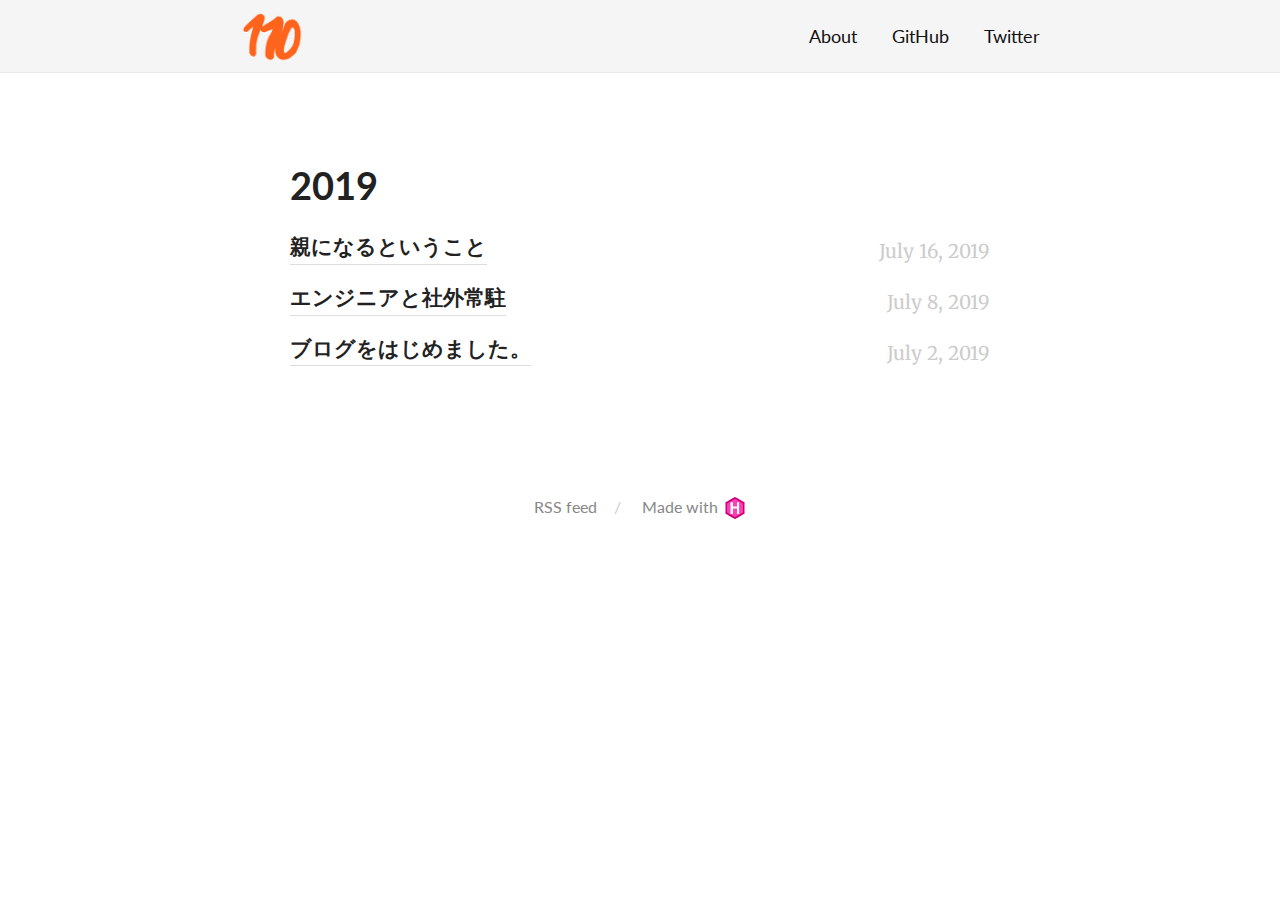
<file: index.html>
<!DOCTYPE html>
<html lang="ja">
  <head>
    <meta charset="utf-8">
<meta name="viewport" content="width=device-width, initial-scale=1.0">
<meta name="generator" content="Hugo 0.55.6" />


<title>1101001 1110011 1101000 1101111</title>
<meta property="og:title" content="1101001 1110011 1101000 1101111">
<meta property="og:type" content="website">


  <link href='https://zetton110.github.io/blog/favicon.ico' rel='icon' type='image/x-icon'/>



<meta property="description" content="">





<link href="https://zetton110.github.io/blog/index.xml" rel="alternate" type="application/rss+xml" title="1101001 1110011 1101000 1101111" />


<link rel="icon" href="https://zetton110.github.io/blog/images/favicon.ico" type="image/x-icon"/>
<link rel="stylesheet" href="https://zetton110.github.io/blog/css/main.css" media="all">
<link rel="stylesheet" href="//fonts.googleapis.com/css?family=Merriweather:400|Lato:400,400italic,700">

  </head>
  <body>
    <div class="wrapper">
      <header class="header">
        <nav class="nav">
  <a href="https://zetton110.github.io/blog/" class="nav-logo">
    <img src="https://zetton110.github.io/blog/images/logo.png" 
         width="50" 
         height="50" 
         alt="Logo">
  </a>

  <ul class="nav-links">
    
    <li><a href="https://zetton110.github.io/blog/about/">About</a></li>
    
    <li><a href="https://github.com/zetton110">GitHub</a></li>
    
    <li><a href="https://twitter.com/iWZZuV28Opxz37b">Twitter</a></li>
    
  </ul>
</nav>

      </header>


<main class="content" role="main">

  <div class="archive">
    
    <h2 class="archive-title">2019</h2>
    
    <article class="archive-item">
      <a href="https://zetton110.github.io/blog/2019/07/16/%E8%A6%AA%E3%81%AB%E3%81%AA%E3%82%8B%E3%81%A8%E3%81%84%E3%81%86%E3%81%93%E3%81%A8/" class="archive-item-link">親になるということ</a>
      <span class="archive-item-date">
        July 16, 2019
      </span>
    </article>
    
    <article class="archive-item">
      <a href="https://zetton110.github.io/blog/2019/07/08/%E3%82%A8%E3%83%B3%E3%82%B8%E3%83%8B%E3%82%A2%E3%81%A8%E7%A4%BE%E5%A4%96%E5%B8%B8%E9%A7%90/" class="archive-item-link">エンジニアと社外常駐</a>
      <span class="archive-item-date">
        July 8, 2019
      </span>
    </article>
    
    <article class="archive-item">
      <a href="https://zetton110.github.io/blog/2019/07/02/%E3%83%96%E3%83%AD%E3%82%B0%E3%82%92%E3%81%AF%E3%81%98%E3%82%81%E3%81%BE%E3%81%97%E3%81%9F/" class="archive-item-link">ブログをはじめました。</a>
      <span class="archive-item-date">
        July 2, 2019
      </span>
    </article>
    
    
  </div>

</main>

      <footer class="footer">
        <ul class="footer-links">
          <li>
            <a href="https://zetton110.github.io/blog/index.xml" type="application/rss+xml" target="_blank">RSS feed</a>
          </li>
          <li>
            <a href="https://gohugo.io/" class="footer-links-kudos">Made with <img src="https://zetton110.github.io/blog/images/hugo-logo.png" width="22" height="22"></a>
          </li>
        </ul>
      </footer>

    </div>

    
  </body>
</html>
</file>
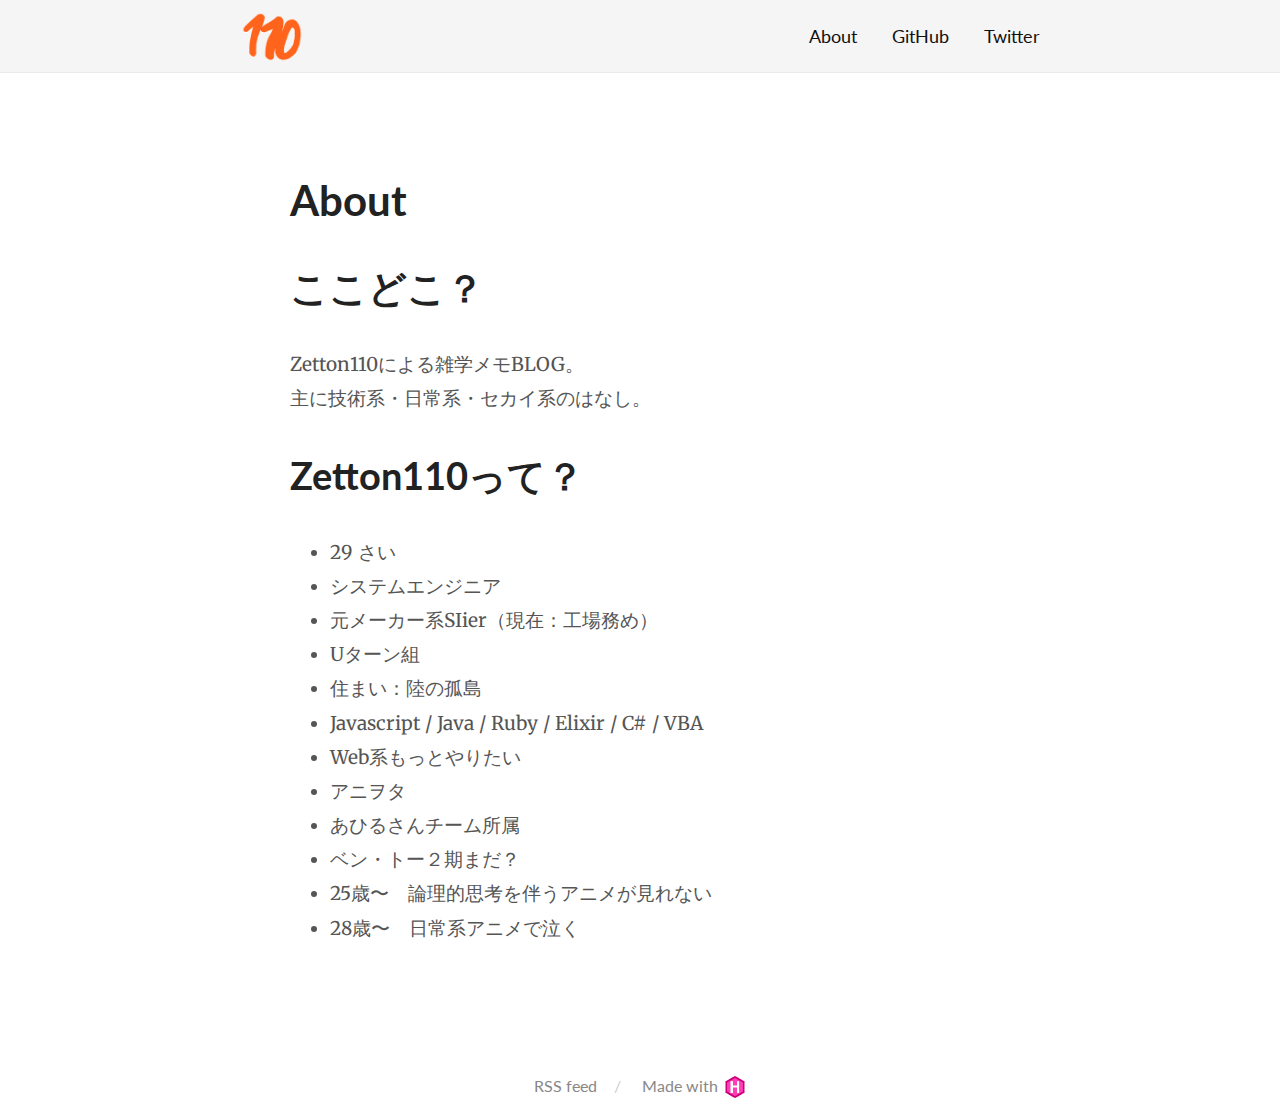
<file: about/index.html>
<!DOCTYPE html>
<html lang="ja">
  <head>
    <meta charset="utf-8">
<meta name="viewport" content="width=device-width, initial-scale=1.0">
<meta name="generator" content="Hugo 0.55.6" />


<title>About - 1101001 1110011 1101000 1101111</title>
<meta property="og:title" content="About - 1101001 1110011 1101000 1101111">


  <link href='https://zetton110.github.io/blog/favicon.ico' rel='icon' type='image/x-icon'/>



  






<link rel="icon" href="https://zetton110.github.io/blog/images/favicon.ico" type="image/x-icon"/>
<link rel="stylesheet" href="https://zetton110.github.io/blog/css/main.css" media="all">
<link rel="stylesheet" href="//fonts.googleapis.com/css?family=Merriweather:400|Lato:400,400italic,700">

  </head>
  <body>
    <div class="wrapper">
      <header class="header">
        <nav class="nav">
  <a href="https://zetton110.github.io/blog/" class="nav-logo">
    <img src="https://zetton110.github.io/blog/images/logo.png" 
         width="50" 
         height="50" 
         alt="Logo">
  </a>

  <ul class="nav-links">
    
    <li><a href="https://zetton110.github.io/blog/about/">About</a></li>
    
    <li><a href="https://github.com/zetton110">GitHub</a></li>
    
    <li><a href="https://twitter.com/iWZZuV28Opxz37b">Twitter</a></li>
    
  </ul>
</nav>

      </header>


<main class="content" role="main">

  <article class="article">
    

    <h1 class="article-title">About</h1>

    

    <div class="article-content">
      

<h1 id="ここどこ">ここどこ？</h1>

<p>Zetton110による雑学メモBLOG。<br />
主に技術系・日常系・セカイ系のはなし。</p>

<h1 id="zetton110って">Zetton110って？</h1>

<ul>
<li>29 さい</li>
<li>システムエンジニア</li>
<li>元メーカー系SIier（現在：工場務め）</li>
<li>Uターン組</li>
<li>住まい：陸の孤島</li>
<li>Javascript / Java / Ruby / Elixir / C# / VBA</li>
<li>Web系もっとやりたい</li>
<li>アニヲタ</li>
<li>あひるさんチーム所属</li>
<li>ベン・トー２期まだ？</li>
<li>25歳〜　論理的思考を伴うアニメが見れない</li>
<li>28歳〜　日常系アニメで泣く</li>
</ul>

    </div>
  </article>

  

</main>

      <footer class="footer">
        <ul class="footer-links">
          <li>
            <a href="https://zetton110.github.io/blog/index.xml" type="application/rss+xml" target="_blank">RSS feed</a>
          </li>
          <li>
            <a href="https://gohugo.io/" class="footer-links-kudos">Made with <img src="https://zetton110.github.io/blog/images/hugo-logo.png" width="22" height="22"></a>
          </li>
        </ul>
      </footer>

    </div>

    
  </body>
</html>
</file>
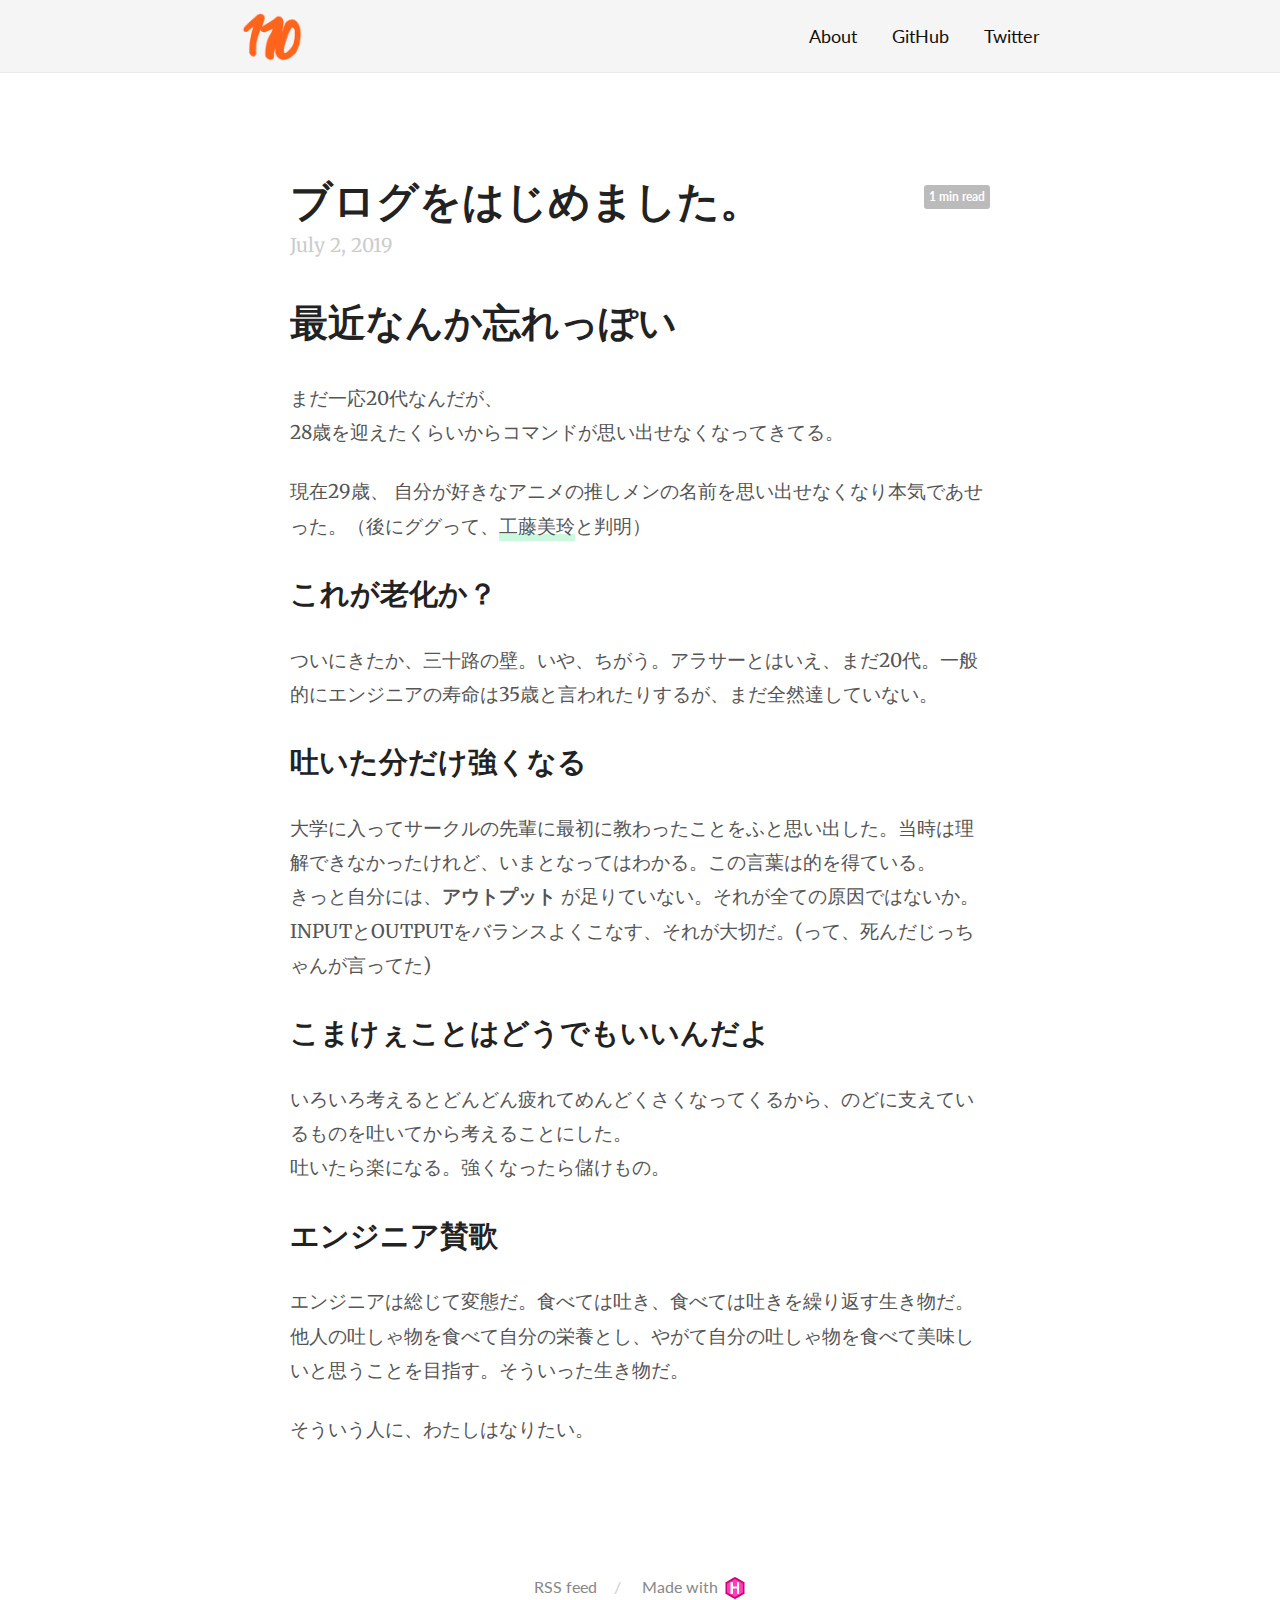
<file: 2019/07/02/ブログをはじめました/index.html>
<!DOCTYPE html>
<html lang="ja">
  <head>
    <meta charset="utf-8">
<meta name="viewport" content="width=device-width, initial-scale=1.0">
<meta name="generator" content="Hugo 0.55.6" />


<title>ブログをはじめました。 - 1101001 1110011 1101000 1101111</title>
<meta property="og:title" content="ブログをはじめました。 - 1101001 1110011 1101000 1101111">


  <link href='https://zetton110.github.io/blog/favicon.ico' rel='icon' type='image/x-icon'/>



  






<link rel="icon" href="https://zetton110.github.io/blog/images/favicon.ico" type="image/x-icon"/>
<link rel="stylesheet" href="https://zetton110.github.io/blog/css/main.css" media="all">
<link rel="stylesheet" href="//fonts.googleapis.com/css?family=Merriweather:400|Lato:400,400italic,700">

  </head>
  <body>
    <div class="wrapper">
      <header class="header">
        <nav class="nav">
  <a href="https://zetton110.github.io/blog/" class="nav-logo">
    <img src="https://zetton110.github.io/blog/images/logo.png" 
         width="50" 
         height="50" 
         alt="Logo">
  </a>

  <ul class="nav-links">
    
    <li><a href="https://zetton110.github.io/blog/about/">About</a></li>
    
    <li><a href="https://github.com/zetton110">GitHub</a></li>
    
    <li><a href="https://twitter.com/iWZZuV28Opxz37b">Twitter</a></li>
    
  </ul>
</nav>

      </header>


<main class="content" role="main">

  <article class="article">
    
    <span class="article-duration">1 min read</span>
    

    <h1 class="article-title">ブログをはじめました。</h1>

    
    <span class="article-date">July 2, 2019</span>
    

    <div class="article-content">
      

<h1 id="最近なんか忘れっぽい">最近なんか忘れっぽい</h1>

<p>まだ一応20代なんだが、<br />
28歳を迎えたくらいからコマンドが思い出せなくなってきてる。</p>

<p>現在29歳、  自分が好きなアニメの推しメンの名前を思い出せなくなり本気であせった。（後にググって、<a href="https://anibu.jp/20181105-ibnn-kudou-110940.html">工藤美玲</a>と判明）</p>

<h2 id="これが老化か">これが老化か？</h2>

<p>ついにきたか、三十路の壁。いや、ちがう。アラサーとはいえ、まだ20代。一般的にエンジニアの寿命は35歳と言われたりするが、まだ全然達していない。</p>

<h2 id="吐いた分だけ強くなる">吐いた分だけ強くなる</h2>

<p>大学に入ってサークルの先輩に最初に教わったことをふと思い出した。当時は理解できなかったけれど、いまとなってはわかる。この言葉は的を得ている。<br />
きっと自分には、<strong>アウトプット</strong> が足りていない。それが全ての原因ではないか。INPUTとOUTPUTをバランスよくこなす、それが大切だ。(って、死んだじっちゃんが言ってた)</p>

<h2 id="こまけぇことはどうでもいいんだよ">こまけぇことはどうでもいいんだよ</h2>

<p>いろいろ考えるとどんどん疲れてめんどくさくなってくるから、のどに支えているものを吐いてから考えることにした。<br />
吐いたら楽になる。強くなったら儲けもの。</p>

<h2 id="エンジニア賛歌">エンジニア賛歌</h2>

<p>エンジニアは総じて変態だ。食べては吐き、食べては吐きを繰り返す生き物だ。他人の吐しゃ物を食べて自分の栄養とし、やがて自分の吐しゃ物を食べて美味しいと思うことを目指す。そういった生き物だ。</p>

<p>そういう人に、わたしはなりたい。</p>

    </div>
  </article>

  

</main>

      <footer class="footer">
        <ul class="footer-links">
          <li>
            <a href="https://zetton110.github.io/blog/index.xml" type="application/rss+xml" target="_blank">RSS feed</a>
          </li>
          <li>
            <a href="https://gohugo.io/" class="footer-links-kudos">Made with <img src="https://zetton110.github.io/blog/images/hugo-logo.png" width="22" height="22"></a>
          </li>
        </ul>
      </footer>

    </div>

    
  </body>
</html>
</file>
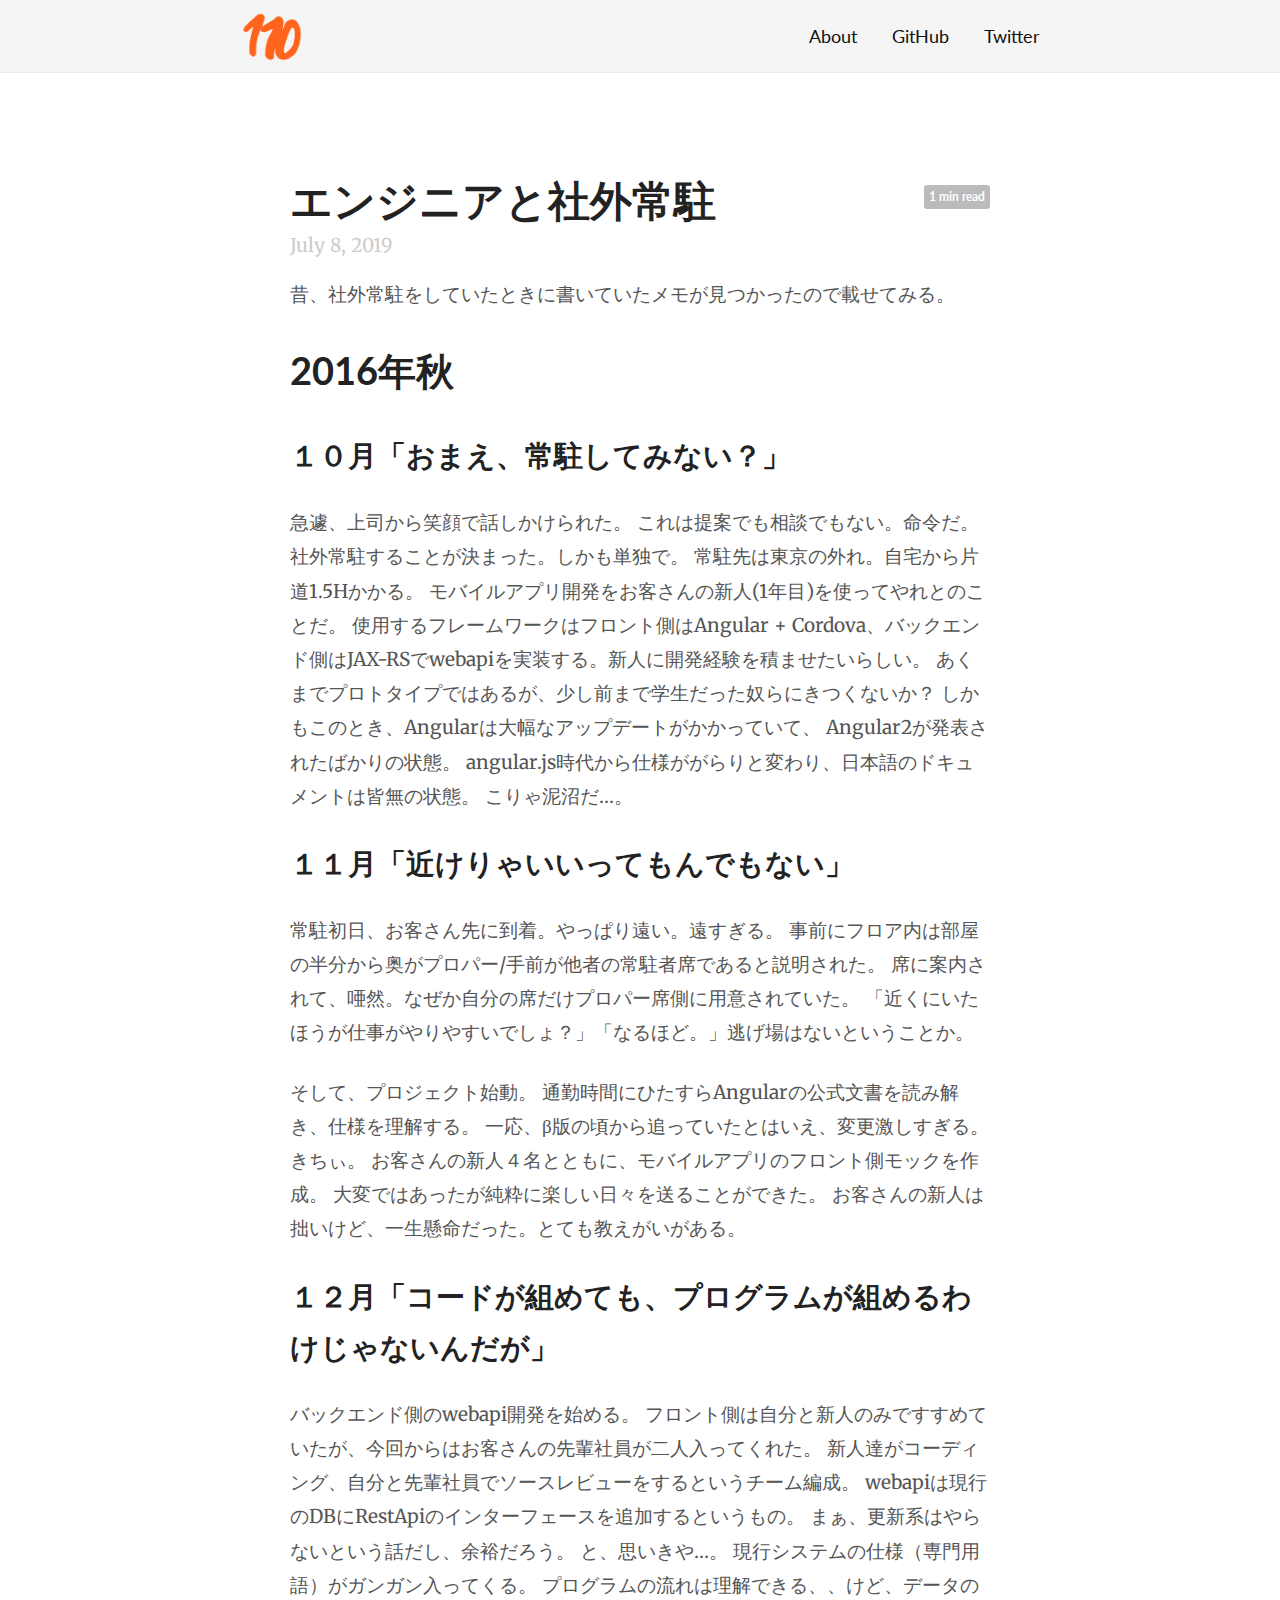
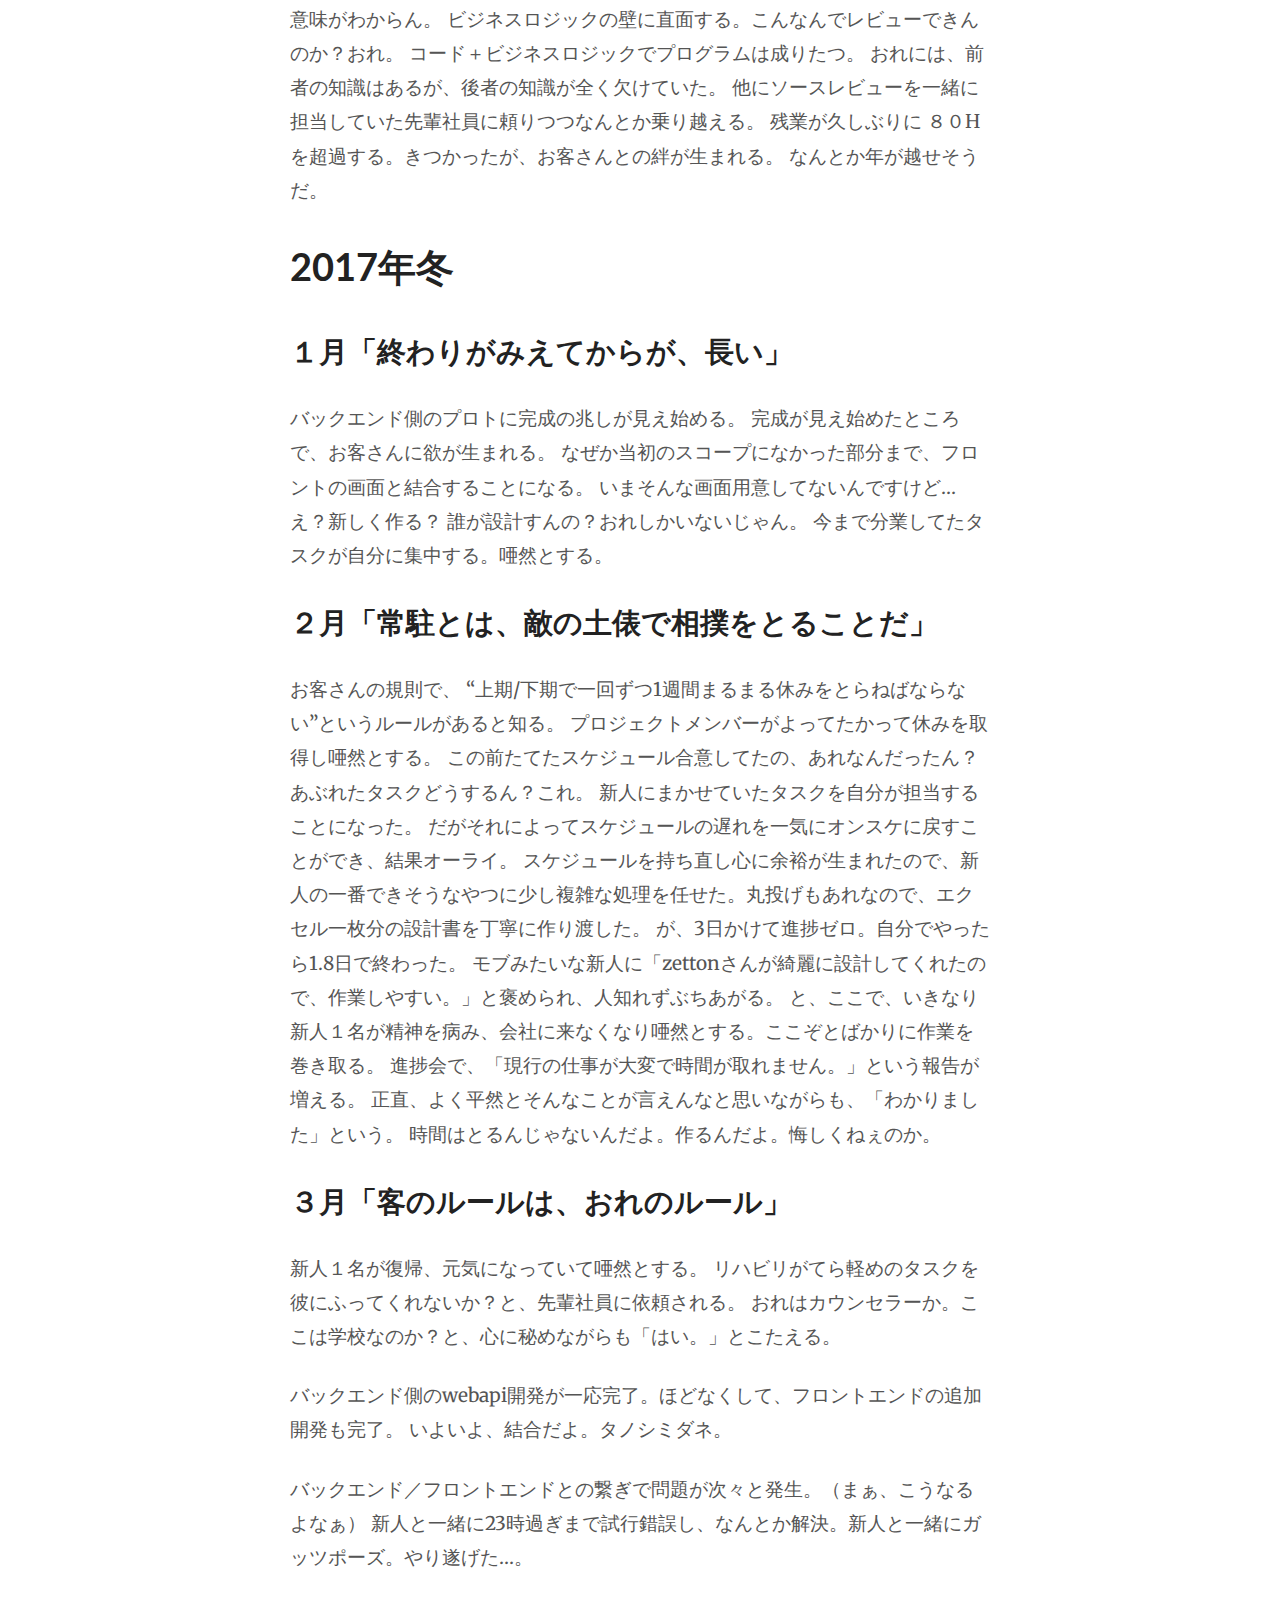
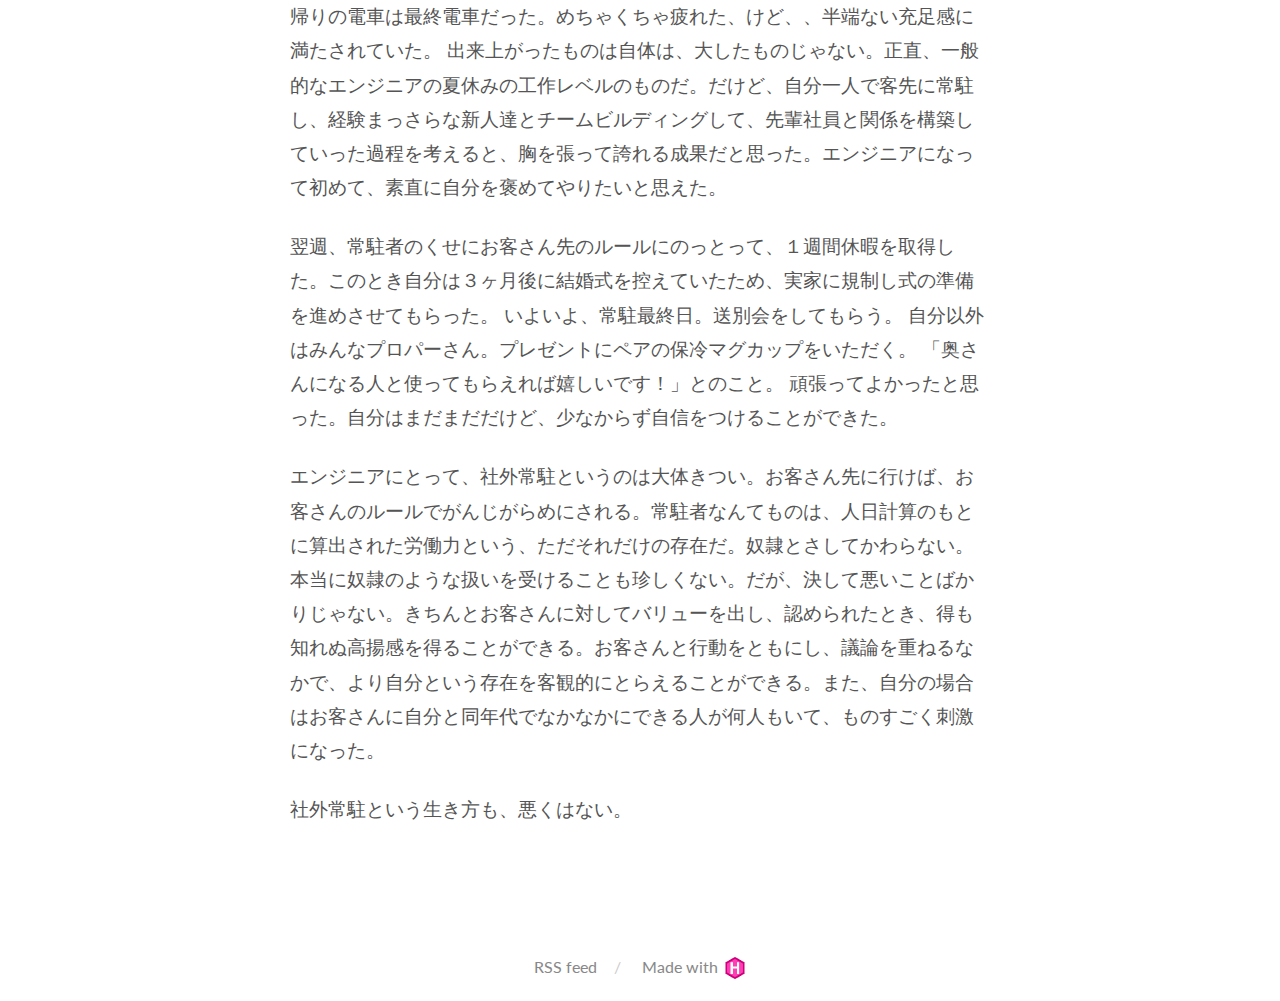
<file: 2019/07/08/エンジニアと社外常駐/index.html>
<!DOCTYPE html>
<html lang="ja">
  <head>
    <meta charset="utf-8">
<meta name="viewport" content="width=device-width, initial-scale=1.0">
<meta name="generator" content="Hugo 0.55.6" />


<title>エンジニアと社外常駐 - 1101001 1110011 1101000 1101111</title>
<meta property="og:title" content="エンジニアと社外常駐 - 1101001 1110011 1101000 1101111">


  <link href='https://zetton110.github.io/blog/favicon.ico' rel='icon' type='image/x-icon'/>



  






<link rel="icon" href="https://zetton110.github.io/blog/images/favicon.ico" type="image/x-icon"/>
<link rel="stylesheet" href="https://zetton110.github.io/blog/css/main.css" media="all">
<link rel="stylesheet" href="//fonts.googleapis.com/css?family=Merriweather:400|Lato:400,400italic,700">

  </head>
  <body>
    <div class="wrapper">
      <header class="header">
        <nav class="nav">
  <a href="https://zetton110.github.io/blog/" class="nav-logo">
    <img src="https://zetton110.github.io/blog/images/logo.png" 
         width="50" 
         height="50" 
         alt="Logo">
  </a>

  <ul class="nav-links">
    
    <li><a href="https://zetton110.github.io/blog/about/">About</a></li>
    
    <li><a href="https://github.com/zetton110">GitHub</a></li>
    
    <li><a href="https://twitter.com/iWZZuV28Opxz37b">Twitter</a></li>
    
  </ul>
</nav>

      </header>


<main class="content" role="main">

  <article class="article">
    
    <span class="article-duration">1 min read</span>
    

    <h1 class="article-title">エンジニアと社外常駐</h1>

    
    <span class="article-date">July 8, 2019</span>
    

    <div class="article-content">
      

<p>昔、社外常駐をしていたときに書いていたメモが見つかったので載せてみる。</p>

<h1 id="2016年秋">2016年秋</h1>

<h2 id="１０月-おまえ-常駐してみない">１０月「おまえ、常駐してみない？」</h2>

<p>急遽、上司から笑顔で話しかけられた。
これは提案でも相談でもない。命令だ。社外常駐することが決まった。しかも単独で。
常駐先は東京の外れ。自宅から片道1.5Hかかる。
モバイルアプリ開発をお客さんの新人(1年目)を使ってやれとのことだ。
使用するフレームワークはフロント側はAngular + Cordova、バックエンド側はJAX-RSでwebapiを実装する。新人に開発経験を積ませたいらしい。
あくまでプロトタイプではあるが、少し前まで学生だった奴らにきつくないか？
しかもこのとき、Angularは大幅なアップデートがかかっていて、
Angular2が発表されたばかりの状態。
angular.js時代から仕様ががらりと変わり、日本語のドキュメントは皆無の状態。
こりゃ泥沼だ…。</p>

<h2 id="１１月-近けりゃいいってもんでもない">１１月「近けりゃいいってもんでもない」</h2>

<p>常駐初日、お客さん先に到着。やっぱり遠い。遠すぎる。
事前にフロア内は部屋の半分から奥がプロパー/手前が他者の常駐者席であると説明された。
席に案内されて、唖然。なぜか自分の席だけプロパー席側に用意されていた。
「近くにいたほうが仕事がやりやすいでしょ？」「なるほど。」逃げ場はないということか。</p>

<p>そして、プロジェクト始動。
通勤時間にひたすらAngularの公式文書を読み解き、仕様を理解する。
一応、β版の頃から追っていたとはいえ、変更激しすぎる。きちぃ。
お客さんの新人４名とともに、モバイルアプリのフロント側モックを作成。
大変ではあったが純粋に楽しい日々を送ることができた。
お客さんの新人は拙いけど、一生懸命だった。とても教えがいがある。</p>

<h2 id="１２月-コードが組めても-プログラムが組めるわけじゃないんだが">１２月「コードが組めても、プログラムが組めるわけじゃないんだが」</h2>

<p>バックエンド側のwebapi開発を始める。
フロント側は自分と新人のみですすめていたが、今回からはお客さんの先輩社員が二人入ってくれた。
新人達がコーディング、自分と先輩社員でソースレビューをするというチーム編成。
webapiは現行のDBにRestApiのインターフェースを追加するというもの。
まぁ、更新系はやらないという話だし、余裕だろう。
と、思いきや…。
現行システムの仕様（専門用語）がガンガン入ってくる。
プログラムの流れは理解できる、、けど、データの意味がわからん。
ビジネスロジックの壁に直面する。こんなんでレビューできんのか？おれ。
コード＋ビジネスロジックでプログラムは成りたつ。
おれには、前者の知識はあるが、後者の知識が全く欠けていた。
他にソースレビューを一緒に担当していた先輩社員に頼りつつなんとか乗り越える。
残業が久しぶりに ８０Hを超過する。きつかったが、お客さんとの絆が生まれる。
なんとか年が越せそうだ。</p>

<h1 id="2017年冬">2017年冬</h1>

<h2 id="１月-終わりがみえてからが-長い">１月「終わりがみえてからが、長い」</h2>

<p>バックエンド側のプロトに完成の兆しが見え始める。
完成が見え始めたところで、お客さんに欲が生まれる。
なぜか当初のスコープになかった部分まで、フロントの画面と結合することになる。
いまそんな画面用意してないんですけど…え？新しく作る？
誰が設計すんの？おれしかいないじゃん。
今まで分業してたタスクが自分に集中する。唖然とする。</p>

<h2 id="２月-常駐とは-敵の土俵で相撲をとることだ">２月「常駐とは、敵の土俵で相撲をとることだ」</h2>

<p>お客さんの規則で、
&ldquo;上期/下期で一回ずつ1週間まるまる休みをとらねばならない&rdquo;というルールがあると知る。
プロジェクトメンバーがよってたかって休みを取得し唖然とする。
この前たてたスケジュール合意してたの、あれなんだったん？
あぶれたタスクどうするん？これ。
新人にまかせていたタスクを自分が担当することになった。
だがそれによってスケジュールの遅れを一気にオンスケに戻すことができ、結果オーライ。
スケジュールを持ち直し心に余裕が生まれたので、新人の一番できそうなやつに少し複雑な処理を任せた。丸投げもあれなので、エクセル一枚分の設計書を丁寧に作り渡した。
が、3日かけて進捗ゼロ。自分でやったら1.8日で終わった。
モブみたいな新人に「zettonさんが綺麗に設計してくれたので、作業しやすい。」と褒められ、人知れずぶちあがる。
と、ここで、いきなり新人１名が精神を病み、会社に来なくなり唖然とする。ここぞとばかりに作業を巻き取る。
進捗会で、「現行の仕事が大変で時間が取れません。」という報告が増える。
正直、よく平然とそんなことが言えんなと思いながらも、「わかりました」という。
時間はとるんじゃないんだよ。作るんだよ。悔しくねぇのか。</p>

<h2 id="３月-客のルールは-おれのルール">３月「客のルールは、おれのルール」</h2>

<p>新人１名が復帰、元気になっていて唖然とする。
リハビリがてら軽めのタスクを彼にふってくれないか？と、先輩社員に依頼される。
おれはカウンセラーか。ここは学校なのか？と、心に秘めながらも「はい。」とこたえる。</p>

<p>バックエンド側のwebapi開発が一応完了。ほどなくして、フロントエンドの追加開発も完了。
いよいよ、結合だよ。タノシミダネ。</p>

<p>バックエンド／フロントエンドとの繋ぎで問題が次々と発生。（まぁ、こうなるよなぁ）
新人と一緒に23時過ぎまで試行錯誤し、なんとか解決。新人と一緒にガッツポーズ。やり遂げた…。</p>

<p>帰りの電車は最終電車だった。めちゃくちゃ疲れた、けど、、半端ない充足感に満たされていた。
出来上がったものは自体は、大したものじゃない。正直、一般的なエンジニアの夏休みの工作レベルのものだ。だけど、自分一人で客先に常駐し、経験まっさらな新人達とチームビルディングして、先輩社員と関係を構築していった過程を考えると、胸を張って誇れる成果だと思った。エンジニアになって初めて、素直に自分を褒めてやりたいと思えた。</p>

<p>翌週、常駐者のくせにお客さん先のルールにのっとって、１週間休暇を取得した。このとき自分は３ヶ月後に結婚式を控えていたため、実家に規制し式の準備を進めさせてもらった。
いよいよ、常駐最終日。送別会をしてもらう。
自分以外はみんなプロパーさん。プレゼントにペアの保冷マグカップをいただく。
「奥さんになる人と使ってもらえれば嬉しいです！」とのこと。
頑張ってよかったと思った。自分はまだまだだけど、少なからず自信をつけることができた。</p>

<p>エンジニアにとって、社外常駐というのは大体きつい。お客さん先に行けば、お客さんのルールでがんじがらめにされる。常駐者なんてものは、人日計算のもとに算出された労働力という、ただそれだけの存在だ。奴隷とさしてかわらない。本当に奴隷のような扱いを受けることも珍しくない。だが、決して悪いことばかりじゃない。きちんとお客さんに対してバリューを出し、認められたとき、得も知れぬ高揚感を得ることができる。お客さんと行動をともにし、議論を重ねるなかで、より自分という存在を客観的にとらえることができる。また、自分の場合はお客さんに自分と同年代でなかなかにできる人が何人もいて、ものすごく刺激になった。</p>

<p>社外常駐という生き方も、悪くはない。</p>

    </div>
  </article>

  

</main>

      <footer class="footer">
        <ul class="footer-links">
          <li>
            <a href="https://zetton110.github.io/blog/index.xml" type="application/rss+xml" target="_blank">RSS feed</a>
          </li>
          <li>
            <a href="https://gohugo.io/" class="footer-links-kudos">Made with <img src="https://zetton110.github.io/blog/images/hugo-logo.png" width="22" height="22"></a>
          </li>
        </ul>
      </footer>

    </div>

    
  </body>
</html>
</file>
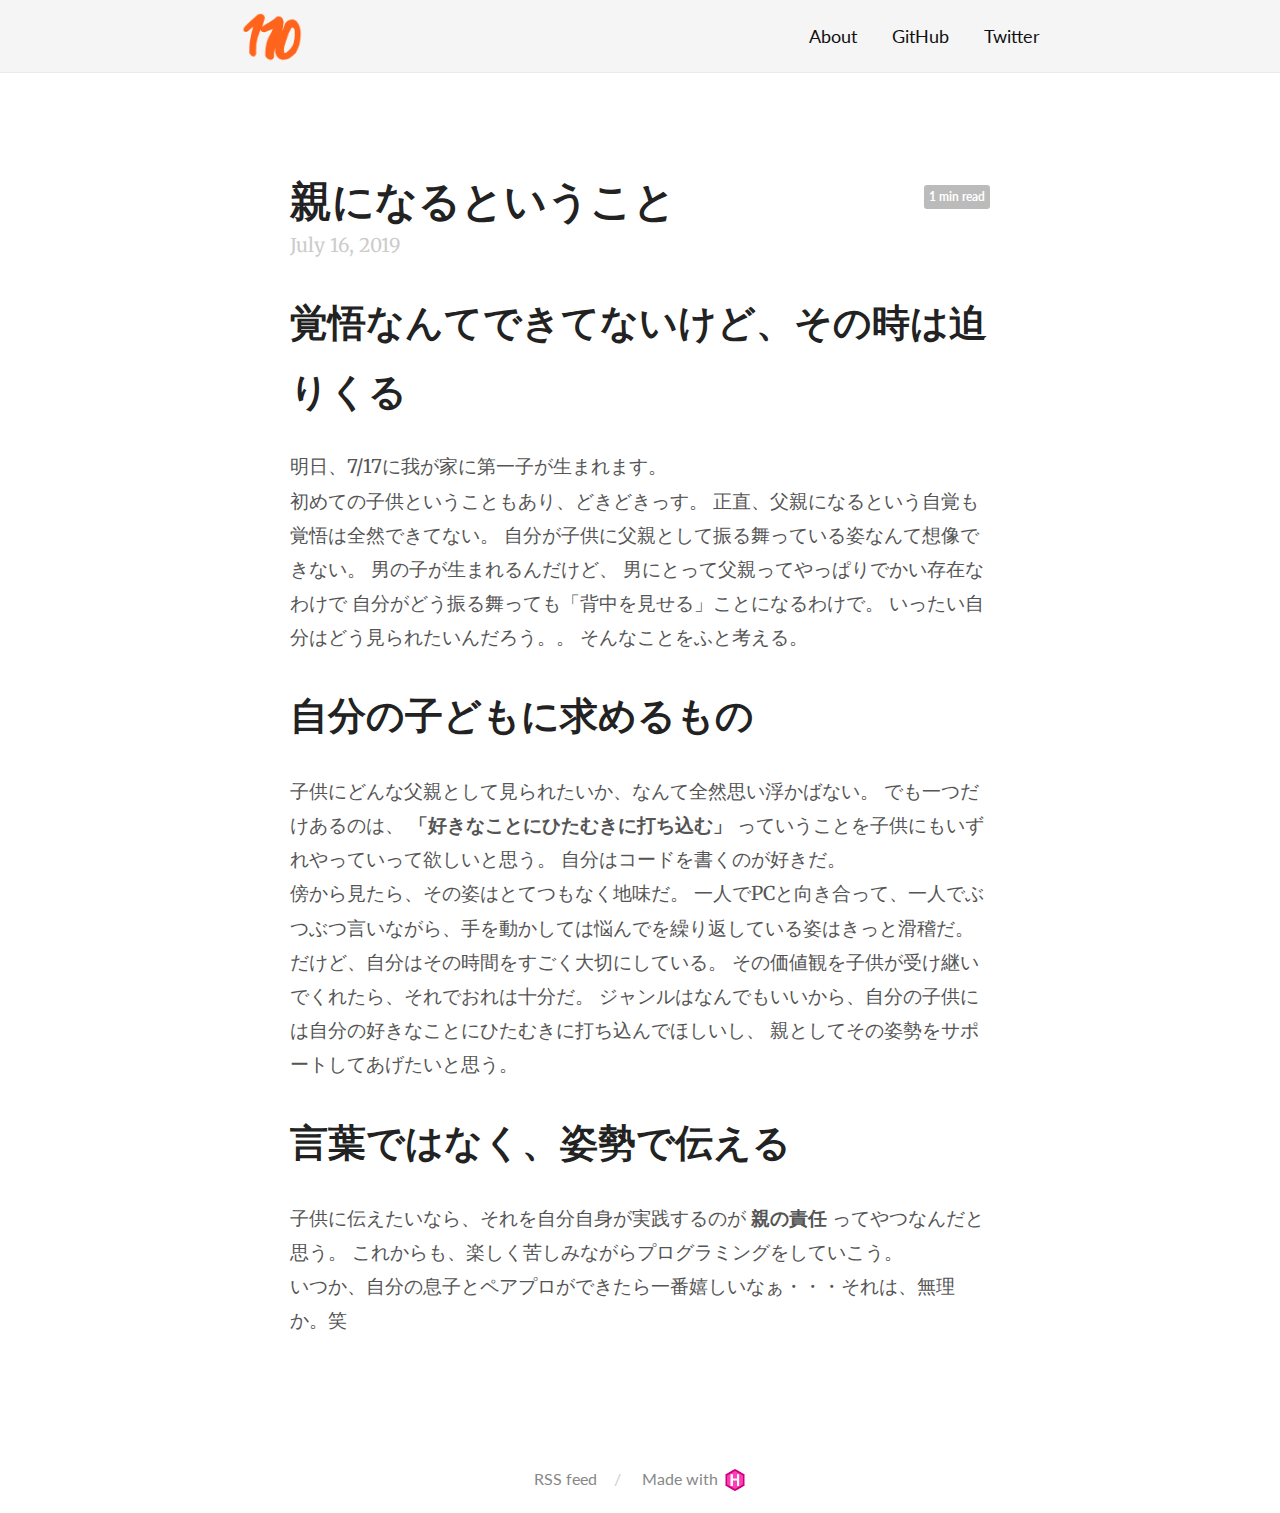
<file: 2019/07/16/親になるということ/index.html>
<!DOCTYPE html>
<html lang="ja">
  <head>
    <meta charset="utf-8">
<meta name="viewport" content="width=device-width, initial-scale=1.0">
<meta name="generator" content="Hugo 0.55.6" />


<title>親になるということ - 1101001 1110011 1101000 1101111</title>
<meta property="og:title" content="親になるということ - 1101001 1110011 1101000 1101111">


  <link href='https://zetton110.github.io/blog/favicon.ico' rel='icon' type='image/x-icon'/>



  






<link rel="icon" href="https://zetton110.github.io/blog/images/favicon.ico" type="image/x-icon"/>
<link rel="stylesheet" href="https://zetton110.github.io/blog/css/main.css" media="all">
<link rel="stylesheet" href="//fonts.googleapis.com/css?family=Merriweather:400|Lato:400,400italic,700">

  </head>
  <body>
    <div class="wrapper">
      <header class="header">
        <nav class="nav">
  <a href="https://zetton110.github.io/blog/" class="nav-logo">
    <img src="https://zetton110.github.io/blog/images/logo.png" 
         width="50" 
         height="50" 
         alt="Logo">
  </a>

  <ul class="nav-links">
    
    <li><a href="https://zetton110.github.io/blog/about/">About</a></li>
    
    <li><a href="https://github.com/zetton110">GitHub</a></li>
    
    <li><a href="https://twitter.com/iWZZuV28Opxz37b">Twitter</a></li>
    
  </ul>
</nav>

      </header>


<main class="content" role="main">

  <article class="article">
    
    <span class="article-duration">1 min read</span>
    

    <h1 class="article-title">親になるということ</h1>

    
    <span class="article-date">July 16, 2019</span>
    

    <div class="article-content">
      

<h1 id="覚悟なんてできてないけど-その時は迫りくる">覚悟なんてできてないけど、その時は迫りくる</h1>

<p>明日、7/17に我が家に第一子が生まれます。<br />
初めての子供ということもあり、どきどきっす。
正直、父親になるという自覚も覚悟は全然できてない。
自分が子供に父親として振る舞っている姿なんて想像できない。
男の子が生まれるんだけど、
男にとって父親ってやっぱりでかい存在なわけで
自分がどう振る舞っても「背中を見せる」ことになるわけで。
いったい自分はどう見られたいんだろう。。
そんなことをふと考える。</p>

<h1 id="自分の子どもに求めるもの">自分の子どもに求めるもの</h1>

<p>子供にどんな父親として見られたいか、なんて全然思い浮かばない。
でも一つだけあるのは、
 <strong>「好きなことにひたむきに打ち込む」</strong> っていうことを子供にもいずれやっていって欲しいと思う。
自分はコードを書くのが好きだ。<br />
傍から見たら、その姿はとてつもなく地味だ。
一人でPCと向き合って、一人でぶつぶつ言いながら、手を動かしては悩んでを繰り返している姿はきっと滑稽だ。
だけど、自分はその時間をすごく大切にしている。
その価値観を子供が受け継いでくれたら、それでおれは十分だ。
ジャンルはなんでもいいから、自分の子供には自分の好きなことにひたむきに打ち込んでほしいし、
親としてその姿勢をサポートしてあげたいと思う。</p>

<h1 id="言葉ではなく-姿勢で伝える">言葉ではなく、姿勢で伝える</h1>

<p>子供に伝えたいなら、それを自分自身が実践するのが <strong>親の責任</strong> ってやつなんだと思う。
これからも、楽しく苦しみながらプログラミングをしていこう。<br />
いつか、自分の息子とペアプロができたら一番嬉しいなぁ・・・それは、無理か。笑</p>

    </div>
  </article>

  

</main>

      <footer class="footer">
        <ul class="footer-links">
          <li>
            <a href="https://zetton110.github.io/blog/index.xml" type="application/rss+xml" target="_blank">RSS feed</a>
          </li>
          <li>
            <a href="https://gohugo.io/" class="footer-links-kudos">Made with <img src="https://zetton110.github.io/blog/images/hugo-logo.png" width="22" height="22"></a>
          </li>
        </ul>
      </footer>

    </div>

    
  </body>
</html>
</file>
